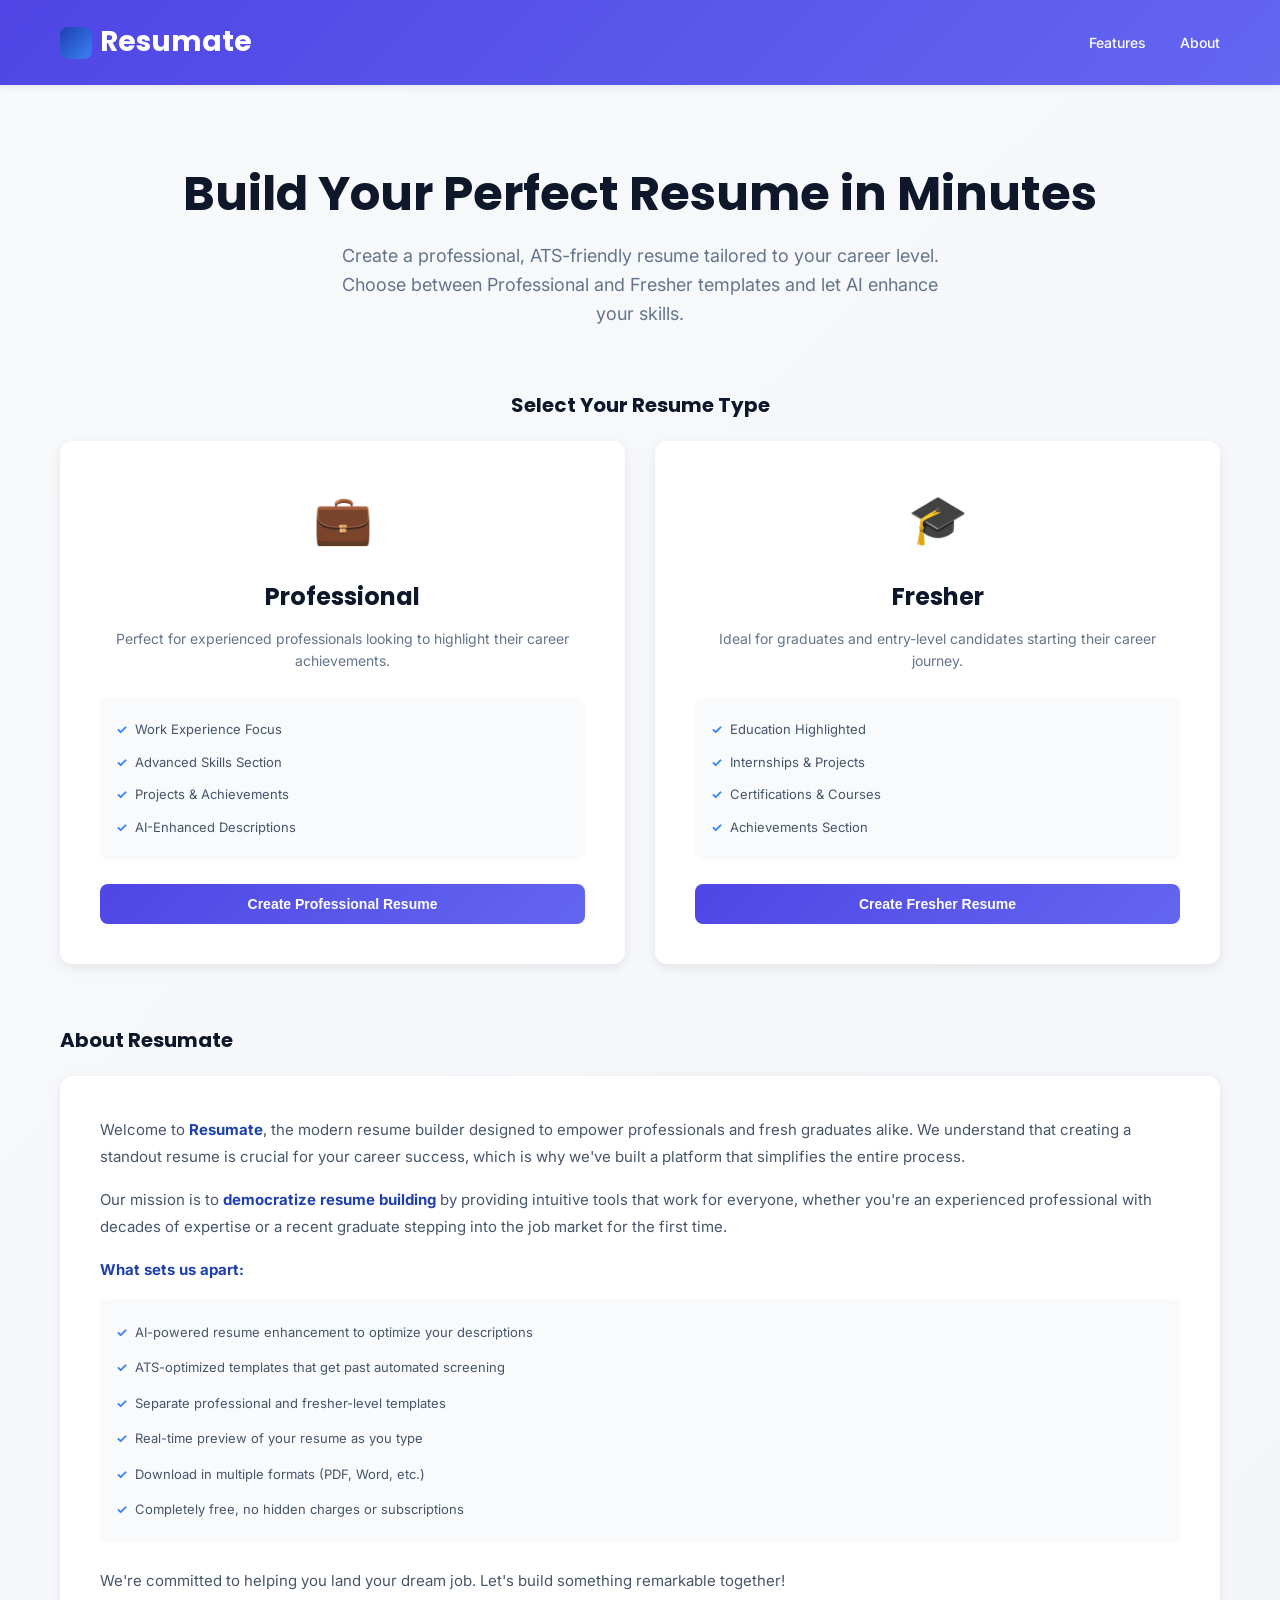
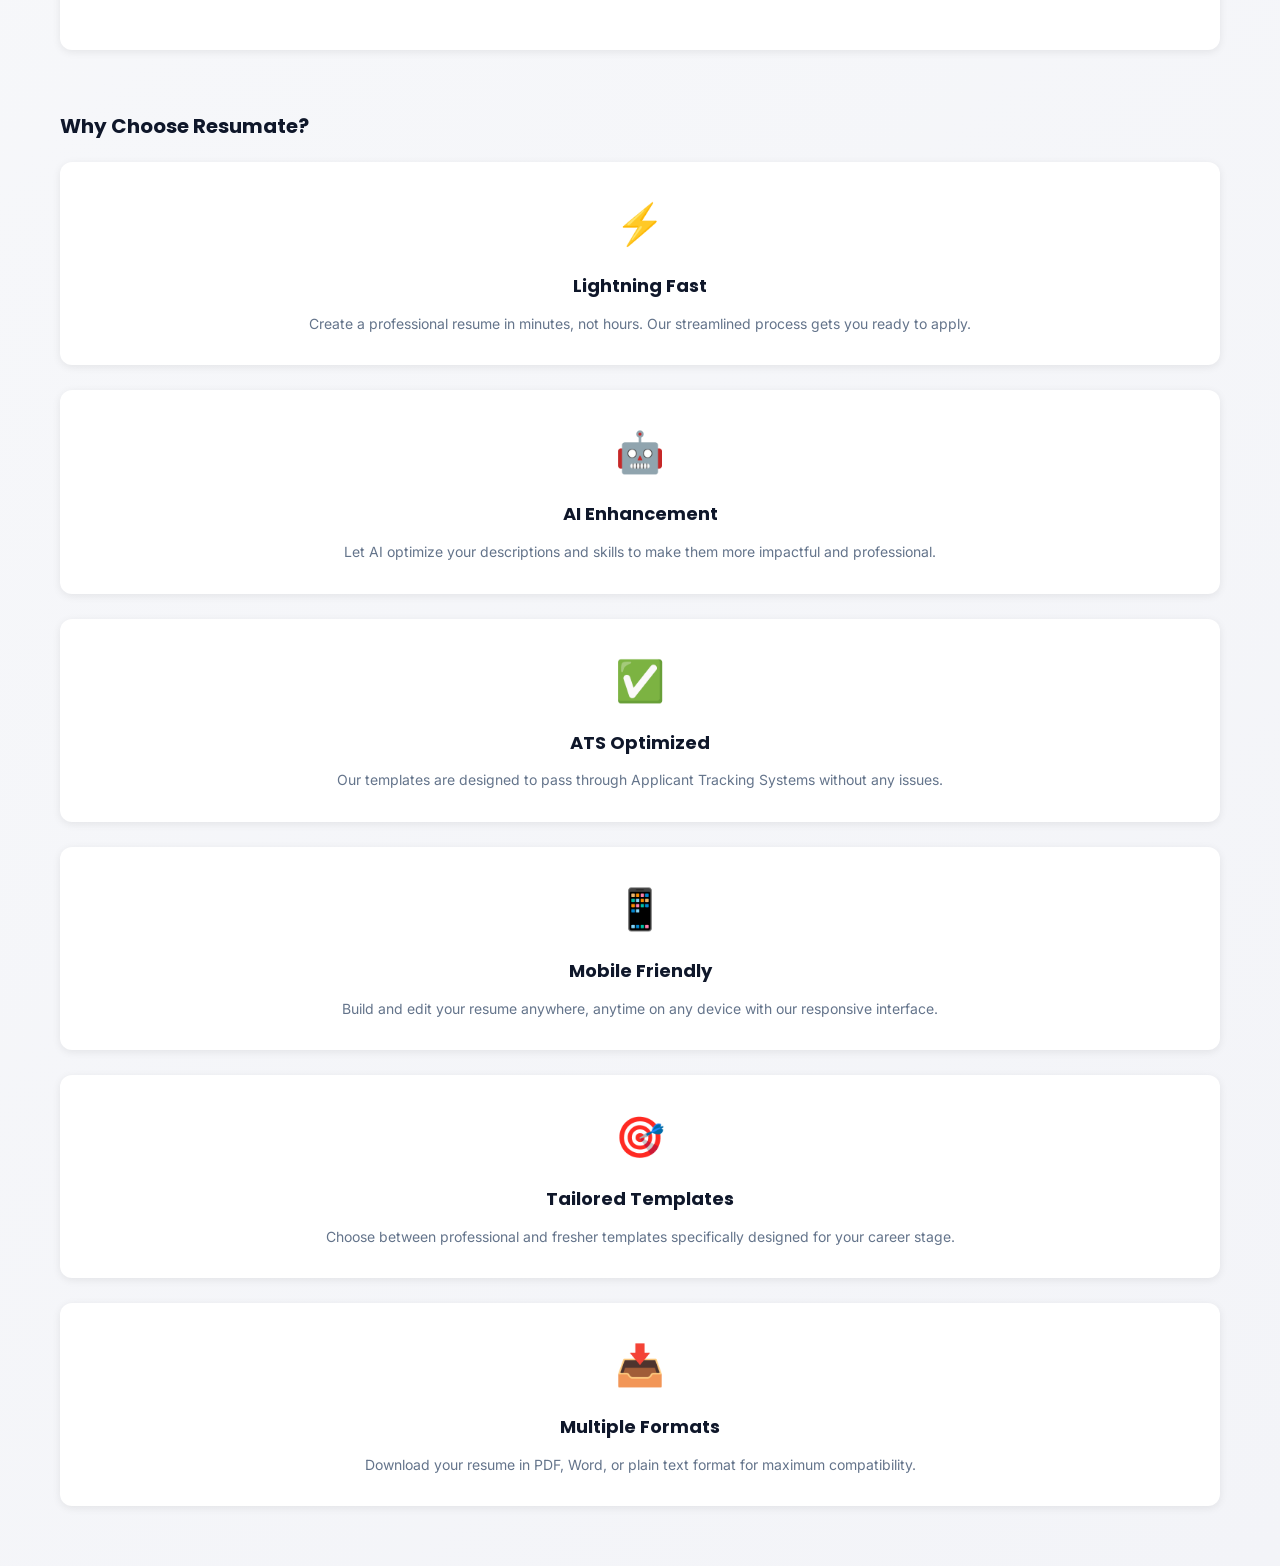
<file: index.html>
<!DOCTYPE html>
<html lang="en">
<head>
    <meta charset="UTF-8">
    <meta name="viewport" content="width=device-width, initial-scale=1.0">
    <title>Resumate - Professional Resume Builder</title>
    <link rel="stylesheet" href="landing.css">
    <link href="https://fonts.googleapis.com/css2?family=Inter:wght@400;500;600;700&family=Poppins:wght@600;700&display=swap" rel="stylesheet">
   
</head>
<body>
    <!-- Header -->
    <header>
        <div class="header-container">
            <div class="logo">
            <span class="logo-icon"></span>Resumate
            </div>
            <nav>
            <a href="#features">Features</a>
            <a href="#about">About</a>
            </nav>
        </div>
    </header>

    <!-- Hero Section -->
    <section class="hero">
        <h1>Build Your Perfect Resume in Minutes</h1>
        <p>Create a professional, ATS-friendly resume tailored to your career level. Choose between Professional and Fresher templates and let AI enhance your skills.</p>
    </section>

    <!-- Resume Type Selector -->
    <section class="resume-selector" id="features">
        <h2 class="selector-title">Select Your Resume Type</h2>
        
        <div class="resume-cards">
            <!-- Professional Resume -->
            <div class="resume-card">
                <div class="card-icon">💼</div>
                <h2>Professional</h2>
                <p>Perfect for experienced professionals looking to highlight their career achievements.</p>
                <ul class="card-features">
                    <li>Work Experience Focus</li>
                    <li>Advanced Skills Section</li>
                    <li>Projects & Achievements</li>
                    <li>AI-Enhanced Descriptions</li>
                </ul>
                <button class="btn-primary" onclick="professionalResume()">Create Professional Resume</button>
            </div>

            <!-- Fresher Resume -->
            <div class="resume-card">
                <div class="card-icon">🎓</div>
                <h2>Fresher</h2>
                <p>Ideal for graduates and entry-level candidates starting their career journey.</p>
                <ul class="card-features">
                    <li>Education Highlighted</li>
                    <li>Internships & Projects</li>
                    <li>Certifications & Courses</li>
                    <li>Achievements Section</li>
                </ul>
                <button class="btn-primary" onclick="fresherResume()">Create Fresher Resume</button>
            </div>
        </div>
    </section>

   

    
    <section class="about" id="about">
        <h2 class="section-title">About Resumate</h2>
        <div class="about-content">
            <p>Welcome to <strong>Resumate</strong>, the modern resume builder designed to empower professionals and fresh graduates alike. We understand that creating a standout resume is crucial for your career success, which is why we've built a platform that simplifies the entire process.</p>
            
            <p>Our mission is to <strong>democratize resume building</strong> by providing intuitive tools that work for everyone, whether you're an experienced professional with decades of expertise or a recent graduate stepping into the job market for the first time.</p>
            
            <p><strong>What sets us apart:</strong></p>
            <ul class="card-features">
                <li>AI-powered resume enhancement to optimize your descriptions</li>
                <li>ATS-optimized templates that get past automated screening</li>
                <li>Separate professional and fresher-level templates</li>
                <li>Real-time preview of your resume as you type</li>
                <li>Download in multiple formats (PDF, Word, etc.)</li>
                <li>Completely free, no hidden charges or subscriptions</li>
            </ul>

            <p style="margin-top: 20px;">We're committed to helping you land your dream job. Let's build something remarkable together!</p>
        </div>
    </section>

    <!-- Features Section -->
    <section class="features" id="features">
        <h2 class="section-title">Why Choose Resumate?</h2>
        <div class="features-grid">
            <div class="feature-card">
                <div class="feature-icon">⚡</div>
                <h3>Lightning Fast</h3>
                <p>Create a professional resume in minutes, not hours. Our streamlined process gets you ready to apply.</p>
            </div>

            <div class="feature-card">
                <div class="feature-icon">🤖</div>
                <h3>AI Enhancement</h3>
                <p>Let AI optimize your descriptions and skills to make them more impactful and professional.</p>
            </div>

            <div class="feature-card">
                <div class="feature-icon">✅</div>
                <h3>ATS Optimized</h3>
                <p>Our templates are designed to pass through Applicant Tracking Systems without any issues.</p>
            </div>

            <div class="feature-card">
                <div class="feature-icon">📱</div>
                <h3>Mobile Friendly</h3>
                <p>Build and edit your resume anywhere, anytime on any device with our responsive interface.</p>
            </div>

            <div class="feature-card">
                <div class="feature-icon">🎯</div>
                <h3>Tailored Templates</h3>
                <p>Choose between professional and fresher templates specifically designed for your career stage.</p>
            </div>

            <div class="feature-card">
                <div class="feature-icon">📥</div>
                <h3>Multiple Formats</h3>
                <p>Download your resume in PDF, Word, or plain text format for maximum compatibility.</p>
            </div>
        </div>
    </section>

    

    

    <script src="smooth.js"></script>
   
</body>
</html>
</file>
<file: landing.css>
* {
            margin: 0;
            padding: 0;
            box-sizing: border-box;
        }

        body {
            font-family: 'Inter', sans-serif;
            background: linear-gradient(135deg, #f8f9fb 0%, #f3f4f8 100%);
            color: #1e293b;
            line-height: 1.6;
        }

        /* Header */
        header {
           background: linear-gradient(135deg, #4f46e5 0%, #6366f1 100%);
            padding: 20px 0;
            box-shadow: 0 2px 8px rgba(0, 0, 0, 0.08);
            position: sticky;
            top: 0;
            z-index: 100;
        }

        .header-container {
            max-width: 1200px;
            margin: 0 auto;
            padding: 0 20px;
            display: flex;
            justify-content: space-between;
            align-items: center;
        }

        .logo {
            font-family: 'Poppins', sans-serif;
            font-size: 28px;
            font-weight: 700;
            color: white;
        }

        .logo-icon {
            display: inline-block;
            width: 32px;
            height: 32px;
            background: linear-gradient(135deg, #1e40af, #3b82f6);
            border-radius: 8px;
            margin-right: 8px;
            vertical-align: middle;
        }

        nav a {
            margin-left: 30px;
            color: #ffffff;
            text-decoration: none;
            font-weight: 500;
            font-size: 14px;
            transition: color 0.3s ease;
        }

        nav a:hover {
            color: #1e40af;
        }

        /* Hero Section */
        .hero {
            max-width: 1200px;
            margin: 80px auto 60px;
            padding: 0 20px;
            text-align: center;
        }

        .hero h1 {
            font-family: 'Poppins', sans-serif;
            font-size: 48px;
            font-weight: 700;
            color: #0f172a;
            margin-bottom: 20px;
            line-height: 1.2;
        }

        .hero p {
            font-size: 18px;
            color: #64748b;
            margin-bottom: 40px;
            max-width: 600px;
            margin-left: auto;
            margin-right: auto;
        }

        /* Resume Type Selector */
        .resume-selector {
            max-width: 1200px;
            margin: 60px auto;
            padding: 0 20px;
        }

        .selector-title {
            font-family: 'Poppins', sans-serif;
            font-size: 28px;
            font-weight: 700;
            margin-bottom: 40px;
            text-align: center;
            color: #0f172a;
        }

        .resume-cards {
            display: grid;
            grid-template-columns: 1fr 1fr;
            gap: 30px;
            margin-bottom: 60px;
        }

        .resume-card {
            background: white;
            border-radius: 12px;
            padding: 40px;
            text-align: center;
            box-shadow: 0 4px 12px rgba(0, 0, 0, 0.08);
            transition: all 0.3s ease;
            cursor: pointer;
        }

        .resume-card:hover {
            box-shadow: 0 12px 24px rgba(0, 0, 0, 0.12);
            transform: translateY(-4px);
        }

        .card-icon {
            font-size: 48px;
            margin-bottom: 20px;
            display: inline-block;
        }

        .resume-card h2 {
            font-family: 'Poppins', sans-serif;
            font-size: 24px;
            font-weight: 700;
            margin-bottom: 12px;
            color: #0f172a;
        }

        .resume-card p {
            font-size: 14px;
            color: #64748b;
            margin-bottom: 24px;
            line-height: 1.6;
        }

        .card-features {
            text-align: left;
            background: #f8fafc;
            border-radius: 8px;
            padding: 16px;
            margin-bottom: 24px;
            font-size: 13px;
        }

        .card-features li {
            list-style: none;
            padding: 6px 0;
            color: #475569;
            display: flex;
            align-items: center;
        }

        .card-features li:before {
            content: "✓";
            margin-right: 8px;
            color: #3b82f6;
            font-weight: bold;
        }

        .btn-primary {
          background: linear-gradient(135deg, #4f46e5 0%, #6366f1 100%);
            color: white;
            border: none;
            padding: 12px 32px;
            border-radius: 8px;
            font-size: 14px;
            font-weight: 600;
            cursor: pointer;
            transition: all 0.3s ease;
            width: 100%;
        }

        .btn-primary:hover {
            box-shadow: 0 6px 16px rgba(30, 64, 175, 0.3);
            transform: scale(1.02);
        }

        

        /* Responsive */
        @media (max-width: 768px) {
            .header-container {
                flex-direction: column;
                gap: 20px;
            }

            nav {
                width: 100%;
                display: flex;
                justify-content: center;
                gap: 15px;
            }

            nav a {
                margin-left: 0;
                font-size: 12px;
            }

            .hero h1 {
                font-size: 32px;
            }

            .hero p {
                font-size: 16px;
            }

            .resume-cards {
                grid-template-columns: 1fr;
                gap: 20px;
            }

            .selector-title,
            .records-title {
                font-size: 24px;
            }

            .records-grid {
                grid-template-columns: 1fr;
            }

            .stats-grid {
                grid-template-columns: 1fr;
            }
        }

        @media (max-width: 480px) {
            .header-container {
                padding: 0 15px;
            }

            .logo {
                font-size: 22px;
            }

            nav {
                flex-wrap: wrap;
                gap: 10px;
            }

            nav a {
                font-size: 11px;
                margin: 0;
            }

            .hero {
                margin: 40px auto 30px;
            }

            .hero h1 {
                font-size: 24px;
            }

            .hero p {
                font-size: 14px;
            }

            .resume-card {
                padding: 25px;
            }

            .resume-card h2 {
                font-size: 20px;
            }

            .resume-card p {
                font-size: 13px;
            }

            .selector-title,
            .records-title {
                font-size: 20px;
                margin-bottom: 20px;
            }

            .resume-cards {
                margin-bottom: 40px;
            }
        }


 /* About Section */
        .about {
            max-width: 1200px;
            margin: 60px auto;
            padding: 0 20px;
        }

        .section-title {
            font-family: 'Poppins', sans-serif;
            font-size: 28px;
            font-weight: 700;
            margin-bottom: 30px;
            color: #0f172a;
        }

        .about-content {
            background: white;
            border-radius: 12px;
            padding: 40px;
            box-shadow: 0 2px 8px rgba(0, 0, 0, 0.08);
            line-height: 1.8;
        }

        .about-content p {
            color: #475569;
            margin-bottom: 16px;
            font-size: 15px;
        }

        .about-content strong {
            color: #1e40af;
        }

        /* Features Section */
        .features {
            max-width: 1200px;
            margin: 60px auto;
            padding: 0 20px;
        }

        .features-grid {
            display: grid;
            grid-template-columns: repeat(auto-fit, minmax(280px, 1fr));
            gap: 25px;
        }

        .feature-card {
            background: white;
            border-radius: 12px;
            padding: 30px;
            text-align: center;
            box-shadow: 0 2px 8px rgba(0, 0, 0, 0.08);
            transition: all 0.3s ease;
        }

        .feature-card:hover {
            box-shadow: 0 8px 20px rgba(0, 0, 0, 0.12);
            transform: translateY(-4px);
        }

        .feature-icon {
            font-size: 40px;
            margin-bottom: 16px;
        }

        .feature-card h3 {
            font-family: 'Poppins', sans-serif;
            font-size: 18px;
            font-weight: 700;
            margin-bottom: 12px;
            color: #0f172a;
        }

        .feature-card p {
            color: #64748b;
            font-size: 14px;
            line-height: 1.6;
        }

        /* Contact Section */
        .contact {
            max-width: 1200px;
            margin: 60px auto;
            padding: 0 20px;
            margin-bottom: 80px;
        }

        .contact-content {
            background: linear-gradient(135deg, #1e40af 0%, #3b82f6 100%);
            border-radius: 12px;
            padding: 50px 40px;
            text-align: center;
            color: white;
        }

        .contact-content h2 {
            font-family: 'Poppins', sans-serif;
            font-size: 32px;
            font-weight: 700;
            margin-bottom: 16px;
        }

        .contact-content p {
            font-size: 16px;
            margin-bottom: 30px;
            opacity: 0.95;
        }

        .contact-info {
            display: grid;
            grid-template-columns: repeat(auto-fit, minmax(200px, 1fr));
            gap: 30px;
            margin-bottom: 30px;
        }

        .contact-item {
            background: rgba(255, 255, 255, 0.1);
            padding: 20px;
            border-radius: 8px;
            backdrop-filter: blur(10px);
        }

        .contact-item strong {
            display: block;
            margin-bottom: 8px;
            font-size: 14px;
        }

        .contact-item a {
            color: white;
            text-decoration: none;
            font-size: 15px;
            transition: opacity 0.3s ease;
        }

        .contact-item a:hover {
            opacity: 0.8;
        }

        .btn-contact {
            background: white;
            color: #1e40af;
            border: none;
            padding: 14px 36px;
            border-radius: 8px;
            font-size: 15px;
            font-weight: 600;
            cursor: pointer;
            transition: all 0.3s ease;
        }

        .btn-contact:hover {
            transform: scale(1.05);
            box-shadow: 0 6px 20px rgba(0, 0, 0, 0.15);
        }

        /* Stats Section */
            
            .selector-title,
            .section-title {
                font-size: 24px;
            }

            .features-grid {
                grid-template-columns: 1fr;
            }

            

            .selector-title,
            .section-title {
                font-size: 20px;
                margin-bottom: 20px;
            }
            .resume-cards {
                margin-bottom: 40px;
            }

            .contact-info {
                grid-template-columns: 1fr;
            }

            .contact-content {
                padding: 30px 20px;
            }

            .contact-content h2 {
                font-size: 24px;
            }
</file>
